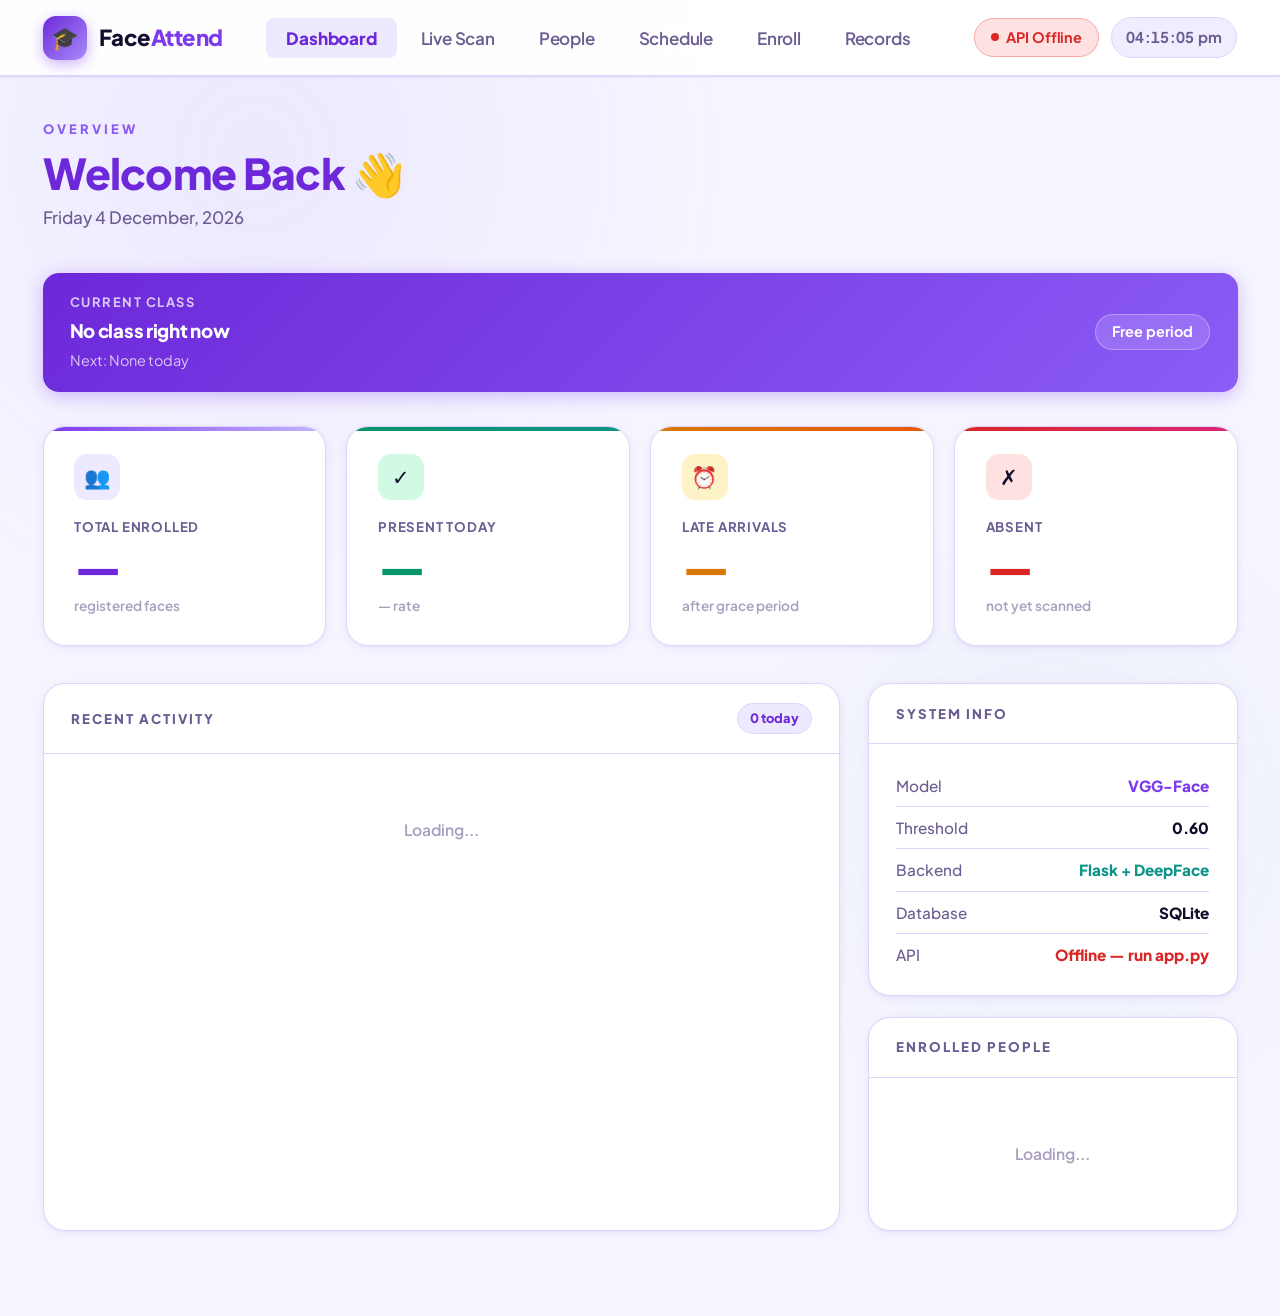
<file: index.html>
<!DOCTYPE html>
<html lang="en">
<head>
  <meta charset="UTF-8">
  <meta name="viewport" content="width=device-width, initial-scale=1.0">
  <title>FaceAttend — Smart Attendance System</title>
 <link rel="stylesheet" href="Style.css">
</head>
<body>

<!-- ===== NAV ===== -->
<nav>
  <div class="logo">
    <div class="logo-mark">🎓</div>
    <div class="logo-text">Face<span>Attend</span></div>
  </div>

  <div class="nav-tabs">
    <button class="nav-tab active" onclick="showPage('dashboard',this)">Dashboard</button>
    <button class="nav-tab" onclick="showPage('recognition',this)">Live Scan</button>
    <button class="nav-tab" onclick="showPage('people',this)">People</button>
    <button class="nav-tab" onclick="showPage('schedule',this)">Schedule</button>
    <button class="nav-tab" onclick="showPage('enroll',this)">Enroll</button>
    <button class="nav-tab" onclick="showPage('records',this)">Records</button>
  </div>

  <div class="nav-right">
    <div class="api-badge offline" id="api-badge"><span class="api-dot"></span>API Offline</div>
    <div class="clock" id="sys-time">--:--:--</div>
  </div>
</nav>

<!-- ===== DASHBOARD ===== -->
<div class="page active" id="page-dashboard">
  <div class="page-header">
    <div class="page-eyebrow">Overview</div>
    <h1 class="page-title">Welcome Back 👋</h1>
    <p class="page-sub" id="dash-date">Loading date...</p>
  </div>

  <div class="schedule-status-bar" id="schedule-status-bar">
    <div>
      <div class="ssb-label">Current Class</div>
      <div class="ssb-value" id="ssb-subject">Loading schedule…</div>
      <div style="font-size:.85rem;opacity:.72;margin-top:2px;" id="ssb-time"></div>
    </div>
    <div class="ssb-badge" id="ssb-badge">—</div>
  </div>

  <div class="stats-row">
    <div class="stat-card s1">
      <div class="stat-accent"></div>
      <div class="stat-icon">👥</div>
      <div class="stat-label">Total Enrolled</div>
      <div class="stat-value" id="stat-enrolled">—</div>
      <div class="stat-sub">registered faces</div>
    </div>
    <div class="stat-card s2">
      <div class="stat-accent"></div>
      <div class="stat-icon">✓</div>
      <div class="stat-label">Present Today</div>
      <div class="stat-value" id="stat-present">—</div>
      <div class="stat-sub" id="stat-pct">— rate</div>
    </div>
    <div class="stat-card s3">
      <div class="stat-accent"></div>
      <div class="stat-icon">⏰</div>
      <div class="stat-label">Late Arrivals</div>
      <div class="stat-value" id="stat-late">—</div>
      <div class="stat-sub">after grace period</div>
    </div>
    <div class="stat-card s4">
      <div class="stat-accent"></div>
      <div class="stat-icon">✗</div>
      <div class="stat-label">Absent</div>
      <div class="stat-value" id="stat-absent">—</div>
      <div class="stat-sub">not yet scanned</div>
    </div>
  </div>

  <div class="dash-grid">
    <div class="panel">
      <div class="panel-header">
        <span class="panel-title">Recent Activity</span>
        <span class="chip" id="activity-count">0 today</span>
      </div>
      <div class="panel-body">
        <div id="activity-feed"><div class="empty-msg">Loading...</div></div>
      </div>
    </div>
    <div style="display:flex;flex-direction:column;gap:1.2rem;">
      <div class="panel">
        <div class="panel-header"><span class="panel-title">System Info</span></div>
        <div class="panel-body">
          <div class="sysinfo-row"><span class="sysinfo-key">Model</span>    <span class="sysinfo-val purple">VGG-Face</span></div>
          <div class="sysinfo-row"><span class="sysinfo-key">Threshold</span><span class="sysinfo-val">0.60</span></div>
          <div class="sysinfo-row"><span class="sysinfo-key">Backend</span>  <span class="sysinfo-val teal">Flask + DeepFace</span></div>
          <div class="sysinfo-row"><span class="sysinfo-key">Database</span> <span class="sysinfo-val">SQLite</span></div>
          <div class="sysinfo-row"><span class="sysinfo-key">API</span>      <span class="sysinfo-val red" id="sys-api-status">Checking…</span></div>
        </div>
      </div>
      <div class="panel">
        <div class="panel-header"><span class="panel-title">Enrolled People</span></div>
        <div class="panel-body"><div id="enrolled-mini"><div class="empty-msg">Loading...</div></div></div>
      </div>
    </div>
  </div>
</div>

<!-- ===== SCAN ===== -->
<div class="page" id="page-recognition">
  <div class="page-header">
    <div class="page-eyebrow">Face Recognition</div>
    <h1 class="page-title">Live <span class="normal">Attendance Scan</span></h1>
    <p class="page-sub">Point camera at a face — the system determines Present or Late based on your schedule</p>
  </div>

  <div class="class-info-bar" id="class-info-bar">
    <div>
      <div class="cib-label">Current Class</div>
      <div class="cib-subject" id="cib-subject">No active class</div>
    </div>
    <div class="cib-right">
      <div class="cib-time" id="cib-time">—</div>
      <div class="cib-status noclass" id="cib-status">No active class</div>
    </div>
  </div>

  <div class="rec-layout">
    <div>
      <div class="camera-wrap">
        <div class="camera-screen">
          <video id="cam-video" autoplay playsinline></video>
          <canvas id="cam-canvas" style="display:none;"></canvas>
          <div class="camera-placeholder" id="cam-placeholder">
            <div class="cam-icon-wrap">📷</div>
            <div class="cam-ph-title">Camera inactive</div>
            <div class="cam-ph-sub">Click Start Camera to begin</div>
          </div>
          <div class="scan-overlay" id="scan-overlay">
            <div class="scan-line"></div>
            <div class="corner corner-tl"></div><div class="corner corner-tr"></div>
            <div class="corner corner-bl"></div><div class="corner corner-br"></div>
          </div>
          <div class="face-box" id="face-box" style="width:140px;height:160px;top:20%;left:50%;transform:translateX(-50%);">
            <div class="face-box-label" id="face-label">Detecting…</div>
          </div>
        </div>
        <div class="camera-controls">
          <button class="btn btn-primary"   id="btn-start-cam" onclick="startCamera()">▶ Start Camera</button>
          <button class="btn btn-secondary" id="btn-scan"      onclick="scanFace()" disabled>⚡ Scan Face</button>
          <button class="btn btn-danger"    id="btn-stop-cam"  onclick="stopCamera()" disabled>■ Stop</button>
          <div class="cam-status-text" id="cam-status">Camera off</div>
        </div>
      </div>
      <div class="result-card" id="result-card">
        <div class="result-pill success" id="result-pill">✓ Recognized</div>
        <div class="result-name"   id="result-name">—</div>
        <div class="result-detail" id="result-detail">—</div>
        <div class="conf-bar"><div class="conf-fill" id="conf-fill" style="width:0%"></div></div>
        <div class="conf-label"><span>Confidence score</span><span id="conf-pct">—</span></div>
      </div>
    </div>
    <div class="rec-log">
      <div class="panel-header">
        <span class="panel-title">Session Log</span>
        <span class="chip" id="log-count">0 entries</span>
      </div>
      <div class="log-list" id="rec-log-list">
        <div class="empty-msg">No scans yet this session</div>
      </div>
    </div>
  </div>
</div>

<!-- ===== PEOPLE ===== -->
<div class="page" id="page-people">
  <div class="page-header">
    <div class="page-eyebrow">Registered Persons</div>
    <h1 class="page-title">All <span class="normal">Enrolled People</span></h1>
    <p class="page-sub">View, search and remove registered faces from the system</p>
  </div>

  <!-- Stats row -->
  <div class="people-stats">
    <div class="pstat">
      <div class="pstat-val" id="pstat-total" style="color:var(--p700);">—</div>
      <div class="pstat-label">Total People</div>
    </div>
    <div class="pstat">
      <div class="pstat-val" id="pstat-depts" style="color:var(--teal);">—</div>
      <div class="pstat-label">Departments</div>
    </div>
    <div class="pstat">
      <div class="pstat-val" id="pstat-filtered" style="color:var(--green);">—</div>
      <div class="pstat-label">Showing</div>
    </div>
  </div>

  <!-- Filters -->
  <div class="filter-bar" style="margin-bottom:1.5rem;">
    <div class="search-wrap">
      <span class="search-icon">🔍</span>
      <input class="search-input" placeholder="Search by name or ID…" id="people-search" oninput="filterPeople()">
    </div>
    <select class="filter-select" id="people-dept" onchange="filterPeople()">
      <option value="">All departments</option>
      <option>Engineering</option>
      <option>Design</option>
      <option>Marketing</option>
      <option>Operations</option>
      <option>Finance</option>
      <option>HR</option>
    </select>
    <button class="btn btn-secondary" onclick="loadPeople()">↺ Refresh</button>
    <button class="btn btn-primary"   onclick="showPage('enroll',null);document.querySelectorAll('.nav-tab').forEach(t=>{if(t.textContent.trim()==='Enroll')t.classList.add('active');else t.classList.remove('active');})">+ Enroll New</button>
  </div>

  <!-- Cards grid -->
  <div class="people-grid" id="people-grid">
    <div class="panel" style="grid-column:1/-1;padding:3rem;text-align:center;">
      <div style="font-size:2rem;margin-bottom:12px;">⏳</div>
      <div style="font-size:1rem;font-weight:700;color:var(--ink-s);">Loading people...</div>
    </div>
  </div>
</div>

<!-- ===== SCHEDULE ===== -->
<div class="page" id="page-schedule">
  <div class="page-header">
    <div class="page-eyebrow">Class Schedule</div>
    <h1 class="page-title">Set Up <span class="normal">Class Timings</span></h1>
    <p class="page-sub">Define when each class starts and ends — attendance status is determined automatically</p>
  </div>

  <div class="schedule-wrap" id="schedule-cards"></div>

  <div class="setup-section" id="schedule-form">
    <div class="setup-title">Add a New Class</div>
    <div class="setup-sub">The grace period is how many minutes after start time a student can still be marked "Present" instead of "Late"</div>
    <input type="hidden" id="sch-edit-idx" value="">

    <div style="display:grid;grid-template-columns:1fr 1fr;gap:1.2rem;margin-bottom:1.2rem;">
      <div class="form-group" style="margin-bottom:0;">
        <label>Subject / Class Name</label>
        <input type="text" id="sch-subject" placeholder="e.g. Mathematics, Physics Lab">
      </div>
      <div class="form-group" style="margin-bottom:0;">
        <label>Teacher (optional)</label>
        <input type="text" id="sch-teacher" placeholder="e.g. Prof. Sharma">
      </div>
    </div>

    <div style="display:grid;grid-template-columns:1fr 1fr 1fr 1fr;gap:1.2rem;margin-bottom:1.4rem;">
      <div class="form-group" style="margin-bottom:0;">
        <label>Start Time</label>
        <input type="time" id="sch-start">
      </div>
      <div class="form-group" style="margin-bottom:0;">
        <label>End Time</label>
        <input type="time" id="sch-end">
      </div>
      <div class="form-group" style="margin-bottom:0;">
        <label>Grace Period (min)</label>
        <input type="number" id="sch-grace" value="10" min="0" max="60">
        <div class="window-note">Arrive within this many minutes = Present</div>
      </div>
      <div class="form-group" style="margin-bottom:0;">
        <label>Room (optional)</label>
        <input type="text" id="sch-room" placeholder="e.g. A-101">
      </div>
    </div>

    <div class="form-group">
      <label>Days of the week</label>
      <div style="display:flex;gap:8px;flex-wrap:wrap;margin-top:8px;" id="day-buttons">
        <label class="day-lbl" id="day-lbl-Mon" style="display:flex;align-items:center;gap:8px;font-size:.92rem;text-transform:none;letter-spacing:0;font-weight:700;color:var(--ink);cursor:pointer;background:var(--s1);padding:9px 18px;border-radius:var(--r-xs);border:1.5px solid var(--border);transition:all .15s;">
          <input type="checkbox" class="day-cb" value="Mon" style="width:auto;padding:0;border:none;accent-color:var(--p600);" onchange="updateDayLabel(this)"> Mon
        </label>
        <label class="day-lbl" id="day-lbl-Tue" style="display:flex;align-items:center;gap:8px;font-size:.92rem;text-transform:none;letter-spacing:0;font-weight:700;color:var(--ink);cursor:pointer;background:var(--s1);padding:9px 18px;border-radius:var(--r-xs);border:1.5px solid var(--border);transition:all .15s;">
          <input type="checkbox" class="day-cb" value="Tue" style="width:auto;padding:0;border:none;accent-color:var(--p600);" onchange="updateDayLabel(this)"> Tue
        </label>
        <label class="day-lbl" id="day-lbl-Wed" style="display:flex;align-items:center;gap:8px;font-size:.92rem;text-transform:none;letter-spacing:0;font-weight:700;color:var(--ink);cursor:pointer;background:var(--s1);padding:9px 18px;border-radius:var(--r-xs);border:1.5px solid var(--border);transition:all .15s;">
          <input type="checkbox" class="day-cb" value="Wed" style="width:auto;padding:0;border:none;accent-color:var(--p600);" onchange="updateDayLabel(this)"> Wed
        </label>
        <label class="day-lbl" id="day-lbl-Thu" style="display:flex;align-items:center;gap:8px;font-size:.92rem;text-transform:none;letter-spacing:0;font-weight:700;color:var(--ink);cursor:pointer;background:var(--s1);padding:9px 18px;border-radius:var(--r-xs);border:1.5px solid var(--border);transition:all .15s;">
          <input type="checkbox" class="day-cb" value="Thu" style="width:auto;padding:0;border:none;accent-color:var(--p600);" onchange="updateDayLabel(this)"> Thu
        </label>
        <label class="day-lbl" id="day-lbl-Fri" style="display:flex;align-items:center;gap:8px;font-size:.92rem;text-transform:none;letter-spacing:0;font-weight:700;color:var(--ink);cursor:pointer;background:var(--s1);padding:9px 18px;border-radius:var(--r-xs);border:1.5px solid var(--border);transition:all .15s;">
          <input type="checkbox" class="day-cb" value="Fri" style="width:auto;padding:0;border:none;accent-color:var(--p600);" onchange="updateDayLabel(this)"> Fri
        </label>
        <label class="day-lbl" id="day-lbl-Sat" style="display:flex;align-items:center;gap:8px;font-size:.92rem;text-transform:none;letter-spacing:0;font-weight:700;color:var(--ink);cursor:pointer;background:var(--s1);padding:9px 18px;border-radius:var(--r-xs);border:1.5px solid var(--border);transition:all .15s;">
          <input type="checkbox" class="day-cb" value="Sat" style="width:auto;padding:0;border:none;accent-color:var(--p600);" onchange="updateDayLabel(this)"> Sat
        </label>
        <label class="day-lbl" id="day-lbl-Sun" style="display:flex;align-items:center;gap:8px;font-size:.92rem;text-transform:none;letter-spacing:0;font-weight:700;color:var(--ink);cursor:pointer;background:var(--s1);padding:9px 18px;border-radius:var(--r-xs);border:1.5px solid var(--border);transition:all .15s;">
          <input type="checkbox" class="day-cb" value="Sun" style="width:auto;padding:0;border:none;accent-color:var(--p600);" onchange="updateDayLabel(this)"> Sun
        </label>
      </div>
    </div>

    <div style="display:flex;gap:10px;margin-top:.5rem;">
      <button class="btn btn-primary" id="add-sch-btn" onclick="addSchedule()">+ Add Class</button>
      <button class="btn btn-secondary" onclick="cancelEdit()">Cancel</button>
    </div>

    <div style="margin-top:1.6rem;padding:1.2rem 1.5rem;background:var(--p50);border-radius:var(--r-sm);border:1.5px solid var(--p200);">
      <div style="font-size:.8rem;font-weight:800;color:var(--p700);margin-bottom:8px;text-transform:uppercase;letter-spacing:1.2px;">How it works — Example</div>
      <div style="font-size:.92rem;color:var(--ink-s);line-height:2.1;font-weight:500;">
        Subject: <strong style="color:var(--ink);">Mathematics</strong> &nbsp;·&nbsp; Start: <strong style="color:var(--ink);">09:00</strong> &nbsp;·&nbsp; End: <strong style="color:var(--ink);">10:00</strong> &nbsp;·&nbsp; Grace: <strong style="color:var(--ink);">10 min</strong><br>
        → Scan between <strong style="color:var(--green);">09:00 – 09:10</strong> = <span style="background:var(--green-l);color:var(--green);padding:2px 10px;border-radius:20px;font-weight:800;font-size:.82rem;">PRESENT</span><br>
        → Scan between <strong style="color:var(--amber);">09:11 – 10:00</strong> = <span style="background:var(--amber-l);color:var(--amber);padding:2px 10px;border-radius:20px;font-weight:800;font-size:.82rem;">LATE</span><br>
        → Scan outside class hours = <span style="background:var(--s2);color:var(--ink-s);padding:2px 10px;border-radius:20px;font-weight:800;font-size:.82rem;">PRESENT</span> (no active class)
      </div>
    </div>
  </div>
</div>

<!-- ===== ENROLL ===== -->
<div class="page" id="page-enroll">
  <div class="page-header">
    <div class="page-eyebrow">Registration</div>
    <h1 class="page-title">Enroll a <span class="normal">New Person</span></h1>
    <p class="page-sub">Register a face in the system for automatic recognition</p>
  </div>
  <div class="enroll-grid">
    <div class="panel">
      <div class="panel-header"><span class="panel-title">Personal Details</span></div>
      <div class="panel-body">
        <div class="form-group"><label>Full Name</label><input type="text" id="enroll-name" placeholder="e.g. Priya Sharma"></div>
        <div class="form-group"><label>Employee / Student ID</label><input type="text" id="enroll-id" placeholder="e.g. EMP-0042"></div>
        <div class="form-group">
          <label>Department</label>
          <select id="enroll-dept">
            <option value="">Select department</option>
            <option>Engineering</option><option>Design</option><option>Marketing</option>
            <option>Operations</option><option>Finance</option><option>HR</option>
          </select>
        </div>
        <div class="form-group"><label>Role</label><input type="text" id="enroll-role" placeholder="e.g. Software Engineer"></div>
        <div class="form-group"><label>Email</label><input type="email" id="enroll-email" placeholder="e.g. priya@company.com"></div>
        <button class="btn btn-primary btn-full" onclick="enrollPerson()">✓ Register Person</button>
      </div>
    </div>
    <div class="panel">
      <div class="panel-header"><span class="panel-title">Face Samples</span><span class="chip">4 angles</span></div>
      <div class="panel-body">
        <p style="font-size:.88rem;color:var(--ink-s);margin-bottom:14px;line-height:1.65;font-weight:500;">Capture 4 photos from different angles for best accuracy.</p>
        <div class="photo-grid">
          <div class="photo-slot" onclick="captureEnrollPhoto(0)" id="slot-0"><span>+</span><span class="photo-slot-label">Front</span></div>
          <div class="photo-slot" onclick="captureEnrollPhoto(1)" id="slot-1"><span>+</span><span class="photo-slot-label">Left</span></div>
          <div class="photo-slot" onclick="captureEnrollPhoto(2)" id="slot-2"><span>+</span><span class="photo-slot-label">Right</span></div>
          <div class="photo-slot" onclick="captureEnrollPhoto(3)" id="slot-3"><span>+</span><span class="photo-slot-label">Up</span></div>
        </div>
        <div style="margin-top:1rem;">
          <video id="enroll-video" autoplay playsinline></video>
          <canvas id="enroll-canvas" style="display:none;"></canvas>
          <button class="btn btn-secondary btn-full" id="btn-enroll-cam" onclick="startEnrollCamera()" style="margin-top:10px;">📷 Open Camera for Photos</button>
        </div>
        <div class="tip-box" style="margin-top:1rem;">
          <div class="tip-title">Tips for best accuracy</div>
          <div class="tip-text">1. Even lighting on face<br>2. Look straight for photo 1<br>3. Slight left / right for 2 &amp; 3<br>4. Chin up slightly for photo 4</div>
        </div>
      </div>
    </div>
  </div>
  <div class="panel" style="margin-top:1.5rem;">
    <div class="panel-header">
      <span class="panel-title">All Enrolled People</span>
      <span class="chip" id="enrolled-count-tag">0 total</span>
    </div>
    <div style="overflow-x:auto;">
      <table>
        <thead><tr><th>Name</th><th>ID</th><th>Department</th><th>Role</th></tr></thead>
        <tbody id="enrolled-tbody"></tbody>
      </table>
    </div>
  </div>
</div>

<!-- ===== RECORDS ===== -->
<div class="page" id="page-records">
  <div class="page-header">
    <div class="page-eyebrow">History</div>
    <h1 class="page-title">Attendance <span class="normal">Records</span></h1>
    <p class="page-sub" id="records-date-label">Today's attendance log</p>
  </div>

  <!-- Date navigator -->
  <div style="background:var(--white);border:1.5px solid var(--border);border-radius:var(--r-lg);padding:1.3rem 1.6rem;margin-bottom:1.5rem;box-shadow:var(--sh-sm);">
    <div style="font-size:.76rem;font-weight:800;text-transform:uppercase;letter-spacing:2px;color:var(--ink-s);margin-bottom:10px;">Select Date</div>
    <div style="display:flex;align-items:center;gap:10px;flex-wrap:wrap;">
      <input type="date" id="date-filter"
        style="background:var(--s1);border:1.5px solid var(--border);border-radius:var(--r-sm);padding:10px 16px;color:var(--ink);font-family:var(--font);font-size:.95rem;font-weight:600;outline:none;transition:border-color .18s,box-shadow .18s;cursor:pointer;"
        onchange="loadRecords()"
        onfocus="this.style.borderColor='var(--p400)';this.style.boxShadow='0 0 0 4px rgba(167,139,250,.15)'"
        onblur="this.style.borderColor='var(--border)';this.style.boxShadow='none'">
      <button class="btn btn-secondary btn-sm" onclick="setToday()">📅 Today</button>
      <button class="btn btn-secondary btn-sm" onclick="setYesterday()">⬅ Yesterday</button>
      <button class="btn btn-secondary btn-sm" onclick="clearDateFilter()">All Today</button>
      <div style="flex:1;"></div>
      <div style="font-size:.82rem;font-weight:600;color:var(--ink-g);">Records are saved permanently — pick any past date to view history</div>
    </div>
  </div>

  <!-- Summary mini stats -->
  <div style="display:grid;grid-template-columns:repeat(4,1fr);gap:1rem;margin-bottom:1.5rem;">
    <div style="background:var(--white);border:1.5px solid var(--border);border-radius:var(--r-md);padding:1rem 1.2rem;box-shadow:var(--sh-xs);text-align:center;">
      <div style="font-size:1.8rem;font-weight:800;color:var(--p700);letter-spacing:-1px;" id="rec-stat-total">—</div>
      <div style="font-size:.74rem;font-weight:700;text-transform:uppercase;letter-spacing:1px;color:var(--ink-g);margin-top:3px;">Total</div>
    </div>
    <div style="background:var(--green-l);border:1.5px solid var(--green-b);border-radius:var(--r-md);padding:1rem 1.2rem;box-shadow:var(--sh-xs);text-align:center;">
      <div style="font-size:1.8rem;font-weight:800;color:var(--green);letter-spacing:-1px;" id="rec-stat-present">—</div>
      <div style="font-size:.74rem;font-weight:700;text-transform:uppercase;letter-spacing:1px;color:var(--green);margin-top:3px;">Present</div>
    </div>
    <div style="background:var(--amber-l);border:1.5px solid var(--amber-b);border-radius:var(--r-md);padding:1rem 1.2rem;box-shadow:var(--sh-xs);text-align:center;">
      <div style="font-size:1.8rem;font-weight:800;color:var(--amber);letter-spacing:-1px;" id="rec-stat-late">—</div>
      <div style="font-size:.74rem;font-weight:700;text-transform:uppercase;letter-spacing:1px;color:var(--amber);margin-top:3px;">Late</div>
    </div>
    <div style="background:var(--red-l);border:1.5px solid var(--red-b);border-radius:var(--r-md);padding:1rem 1.2rem;box-shadow:var(--sh-xs);text-align:center;">
      <div style="font-size:1.8rem;font-weight:800;color:var(--red);letter-spacing:-1px;" id="rec-stat-absent">—</div>
      <div style="font-size:.74rem;font-weight:700;text-transform:uppercase;letter-spacing:1px;color:var(--red);margin-top:3px;">Absent</div>
    </div>
  </div>

  <!-- Filter bar -->
  <div class="filter-bar">
    <div class="search-wrap">
      <span class="search-icon">🔍</span>
      <input class="search-input" placeholder="Search by name or ID…" id="search-input" oninput="filterRecords()">
    </div>
    <select class="filter-select" id="filter-status" onchange="filterRecords()">
      <option value="">All status</option>
      <option>Present</option>
      <option>Late</option>
      <option>Absent</option>
    </select>
    <button class="btn btn-secondary" onclick="loadRecords()">↺ Refresh</button>
    <button class="btn btn-primary"   onclick="exportCSV()">⬇ Export CSV</button>
  </div>

  <!-- Table -->
  <div class="panel">
    <div style="overflow-x:auto;">
      <table>
        <thead>
          <tr>
            <th>#</th>
            <th>Name</th>
            <th>ID</th>
            <th>Date</th>
            <th>Check-in</th>
            <th>Confidence</th>
            <th>Status</th>
          </tr>
        </thead>
        <tbody id="records-tbody"></tbody>
      </table>
    </div>
  </div>
</div>

<!-- ===== DELETE MODAL ===== -->
<div class="modal-bg" id="delete-modal" onclick="if(event.target===this)closeModal()">
  <div class="modal">
    <div class="modal-icon">🗑️</div>
    <div class="modal-title">Remove Person</div>
    <div class="modal-sub">
      Are you sure you want to remove <strong id="delete-name">—</strong> (<span id="delete-id">—</span>) from the system?
      <br><br>
      This will delete their face data and they won't be recognized anymore. Their attendance history will remain.
    </div>
    <div class="modal-actions">
      <button class="btn btn-secondary" onclick="closeModal()">Cancel</button>
      <button class="btn btn-danger" onclick="deletePerson()">🗑 Yes, Remove</button>
    </div>
  </div>
</div>

<!-- ===== TOAST ===== -->
<div class="toast" id="toast">
  <span class="toast-dot" id="toast-dot"></span>
  <span id="toast-msg">Done</span>
</div>

<script src="App.js"></script>
</body>
</html>
</file>
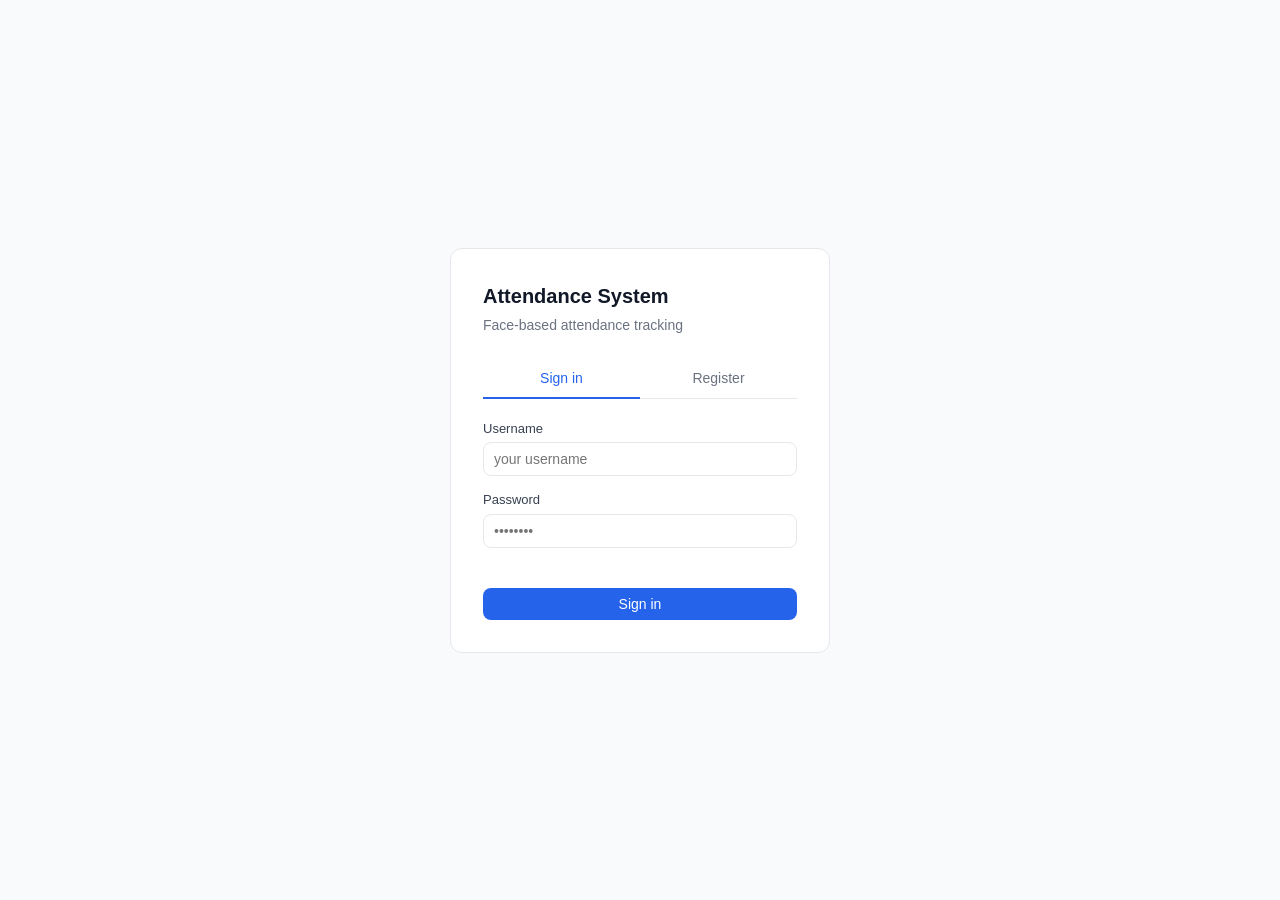
<file: static/index.html>
<!DOCTYPE html>
<html lang="en">
<head>
<meta charset="UTF-8"/>
<meta name="viewport" content="width=device-width, initial-scale=1.0"/>
<title>Attendance System</title>
<style>
  :root {
    --blue: #2563eb;
    --blue-light: #eff6ff;
    --green: #16a34a;
    --red: #dc2626;
    --gray: #6b7280;
    --border: #e5e7eb;
    --bg: #f9fafb;
    --white: #ffffff;
    --text: #111827;
    --text-light: #6b7280;
    --radius: 8px;
    --shadow: 0 1px 3px rgba(0,0,0,0.1);
  }

  * { box-sizing: border-box; margin: 0; padding: 0; }

  body {
    font-family: -apple-system, BlinkMacSystemFont, 'Segoe UI', sans-serif;
    background: var(--bg); color: var(--text); font-size: 14px; line-height: 1.5;
  }

  /* ── Auth ── */
  #authScreen {
    min-height: 100vh; display: flex; align-items: center; justify-content: center;
    padding: 16px;
  }
  .auth-card {
    background: var(--white); border: 1px solid var(--border); border-radius: 12px;
    padding: 32px; width: 100%; max-width: 380px;
  }
  .auth-card h1 { font-size: 1.25rem; font-weight: 600; margin-bottom: 4px; }
  .auth-card p  { color: var(--text-light); margin-bottom: 24px; font-size: 0.875rem; }

  .tab-row { display: flex; border-bottom: 1px solid var(--border); margin-bottom: 20px; }
  .tab-btn {
    flex: 1; padding: 8px; text-align: center; cursor: pointer;
    color: var(--text-light); font-size: 0.875rem; font-weight: 500;
    border-bottom: 2px solid transparent; margin-bottom: -1px;
  }
  .tab-btn.on { color: var(--blue); border-bottom-color: var(--blue); }

  label { display: block; font-size: 0.8125rem; font-weight: 500; margin-bottom: 4px; color: #374151; }
  input[type=text], input[type=email], input[type=password] {
    width: 100%; padding: 8px 10px; border: 1px solid var(--border);
    border-radius: var(--radius); font-size: 0.875rem; color: var(--text);
    background: var(--white); outline: none; transition: border-color .15s;
  }
  input:focus { border-color: var(--blue); }
  .field { margin-bottom: 14px; }
  .err-msg { color: var(--red); font-size: 0.8rem; margin-bottom: 10px; min-height: 16px; }

  /* ── Buttons ── */
  .btn {
    display: inline-flex; align-items: center; justify-content: center; gap: 6px;
    padding: 8px 16px; border: none; border-radius: var(--radius);
    font-size: 0.875rem; font-weight: 500; cursor: pointer; transition: opacity .15s;
    text-decoration: none;
  }
  .btn:disabled { opacity: .5; cursor: not-allowed; }
  .btn-blue  { background: var(--blue); color: #fff; }
  .btn-blue:hover:not(:disabled)  { background: #1d4ed8; }
  .btn-green { background: var(--green); color: #fff; }
  .btn-green:hover:not(:disabled) { background: #15803d; }
  .btn-ghost { background: transparent; border: 1px solid var(--border); color: var(--text); }
  .btn-ghost:hover:not(:disabled) { background: var(--bg); }
  .btn-full  { width: 100%; }
  .btn-sm    { padding: 5px 12px; font-size: 0.8125rem; }

  /* ── App shell ── */
  #appScreen { display: none; min-height: 100vh; }

  nav {
    background: var(--white); border-bottom: 1px solid var(--border);
    padding: 0 24px; display: flex; align-items: center; justify-content: space-between;
    height: 52px; position: sticky; top: 0; z-index: 10;
  }
  .nav-title { font-weight: 600; font-size: 0.9375rem; }
  .nav-right  { display: flex; align-items: center; gap: 10px; color: var(--text-light); font-size: 0.8125rem; }

  .page { max-width: 860px; margin: 0 auto; padding: 24px 16px; }

  /* classroom bar */
  .croom-bar {
    display: flex; gap: 8px; align-items: center; margin-bottom: 20px;
    background: var(--white); border: 1px solid var(--border);
    border-radius: var(--radius); padding: 10px 14px;
  }
  .croom-bar span { font-size: 0.8125rem; color: var(--text-light); white-space: nowrap; }
  .croom-bar input {
    flex: 1; border: none; outline: none; font-size: 0.9375rem;
    font-weight: 500; color: var(--text); background: transparent;
  }

  /* steps nav */
  .steps { display: flex; gap: 2px; margin-bottom: 20px; }
  .step {
    flex: 1; padding: 8px 4px; text-align: center; cursor: pointer;
    border-radius: var(--radius); font-size: 0.8125rem; color: var(--text-light);
    font-weight: 500; border: 1px solid transparent; transition: all .15s;
  }
  .step:hover { background: var(--white); border-color: var(--border); }
  .step.on { background: var(--white); border-color: var(--blue); color: var(--blue); }
  .step .num {
    display: inline-block; width: 18px; height: 18px; border-radius: 50%;
    background: var(--border); color: var(--text-light);
    font-size: 0.7rem; line-height: 18px; text-align: center; margin-right: 4px;
  }
  .step.on .num { background: var(--blue); color: #fff; }

  .panel { display: none; }
  .panel.on { display: block; }

  /* card */
  .card {
    background: var(--white); border: 1px solid var(--border);
    border-radius: var(--radius); padding: 20px; margin-bottom: 16px;
  }
  .card-title { font-weight: 600; margin-bottom: 14px; }

  /* upload / camera area */
  .capture-row { display: flex; gap: 8px; margin-bottom: 12px; }
  .capture-btn {
    flex: 1; padding: 28px 12px; border: 1px dashed var(--border);
    border-radius: var(--radius); background: var(--bg); cursor: pointer;
    text-align: center; transition: border-color .15s, background .15s;
  }
  .capture-btn:hover { border-color: var(--blue); background: var(--blue-light); }
  .capture-btn .icon { font-size: 1.5rem; display: block; margin-bottom: 4px; }
  .capture-btn span  { font-size: 0.8125rem; color: var(--text-light); }
  .capture-btn input { display: none; }

  .preview-wrap { position: relative; margin-bottom: 12px; display: none; }
  .preview-wrap img { width: 100%; max-height: 260px; object-fit: contain; border-radius: var(--radius); border: 1px solid var(--border); }
  .preview-wrap button {
    position: absolute; top: 6px; right: 6px;
    background: rgba(0,0,0,.5); color: #fff; border: none;
    border-radius: 50%; width: 24px; height: 24px; cursor: pointer; font-size: .8rem;
  }

  /* camera modal */
  .modal-bg {
    display: none; position: fixed; inset: 0; background: rgba(0,0,0,.7);
    z-index: 100; align-items: center; justify-content: center;
  }
  .modal-bg.open { display: flex; }
  .modal {
    background: var(--white); border-radius: 12px; padding: 20px;
    width: 100%; max-width: 520px; margin: 16px;
  }
  .modal-head { display: flex; justify-content: space-between; align-items: center; margin-bottom: 14px; }
  .modal-head h3 { font-weight: 600; }
  .modal-head button { background: none; border: none; cursor: pointer; font-size: 1.2rem; color: var(--gray); }
  video { width: 100%; border-radius: var(--radius); background: #000; }
  .modal-foot { display: flex; gap: 8px; margin-top: 12px; justify-content: flex-end; }

  /* faces grid */
  .faces-grid {
    display: grid; grid-template-columns: repeat(auto-fill, minmax(120px, 1fr)); gap: 12px; margin-top: 12px;
  }
  .face-tile { border: 1px solid var(--border); border-radius: var(--radius); overflow: hidden; }
  .face-tile img { width: 100%; aspect-ratio: 1; object-fit: cover; display: block; }
  .face-tile-body { padding: 8px; }
  .face-tile-id { font-size: 0.7rem; color: var(--text-light); margin-bottom: 4px; }
  .face-tile input {
    width: 100%; padding: 4px 6px; border: 1px solid var(--border);
    border-radius: 4px; font-size: 0.8rem;
  }
  .face-tile input:focus { outline: none; border-color: var(--blue); }

  /* attendance results */
  .att-row {
    display: flex; align-items: center; gap: 12px;
    padding: 10px 0; border-bottom: 1px solid var(--border);
  }
  .att-row:last-child { border-bottom: none; }
  .att-row img { width: 48px; height: 48px; border-radius: 6px; object-fit: cover; flex-shrink: 0; }
  .att-info { flex: 1; }
  .att-roll { font-weight: 600; }
  .att-conf { font-size: 0.8rem; color: var(--text-light); }
  .badge {
    font-size: 0.75rem; font-weight: 500; padding: 2px 8px; border-radius: 20px;
  }
  .badge-p { background: #dcfce7; color: #15803d; }
  .badge-a { background: #fee2e2; color: #b91c1c; }

  /* status pill */
  .pill { font-size: 0.75rem; font-weight: 500; padding: 2px 8px; border-radius: 20px; }
  .pill-ok  { background: #dcfce7; color: #15803d; }
  .pill-no  { background: #fef9c3; color: #a16207; }

  .result-img { width: 100%; border-radius: var(--radius); margin-top: 12px; border: 1px solid var(--border); }

  /* toast */
  #toast {
    position: fixed; bottom: 20px; right: 20px; padding: 10px 16px;
    border-radius: var(--radius); font-size: 0.875rem; color: #fff;
    opacity: 0; transition: opacity .25s; pointer-events: none; z-index: 200;
    background: #1f2937;
  }
  #toast.show { opacity: 1; }
  #toast.ok  { background: var(--green); }
  #toast.err { background: var(--red); }

  .spin {
    display: inline-block; width: 13px; height: 13px;
    border: 2px solid rgba(255,255,255,.35); border-top-color: #fff;
    border-radius: 50%; animation: sp .6s linear infinite;
  }
  @keyframes sp { to { transform: rotate(360deg); } }

  .info-grid { display: flex; gap: 24px; flex-wrap: wrap; }
  .info-item { font-size: 0.875rem; }
  .info-item b { font-weight: 600; }

  .empty { color: var(--text-light); font-size: 0.875rem; padding: 16px 0; }
</style>
</head>
<body>

<!-- AUTH -->
<div id="authScreen">
  <div class="auth-card">
    <h1>Attendance System</h1>
    <p>Face-based attendance tracking</p>
    <div class="tab-row">
      <div class="tab-btn on" onclick="authTab('login')">Sign in</div>
      <div class="tab-btn"    onclick="authTab('register')">Register</div>
    </div>

    <div id="loginForm">
      <div class="field"><label>Username</label><input id="lu" type="text" placeholder="your username"/></div>
      <div class="field"><label>Password</label><input id="lp" type="password" placeholder="••••••••" onkeydown="if(event.key==='Enter')doLogin()"/></div>
      <div class="err-msg" id="le"></div>
      <button class="btn btn-blue btn-full" id="loginBtn" onclick="doLogin()">Sign in</button>
    </div>

    <div id="regForm" style="display:none">
      <div class="field"><label>Username</label><input id="ru" type="text" placeholder="choose a username"/></div>
      <div class="field"><label>Email</label><input id="re" type="email" placeholder="you@example.com"/></div>
      <div class="field"><label>Password</label><input id="rp" type="password" placeholder="min 6 characters"/></div>
      <div class="err-msg" id="ree"></div>
      <button class="btn btn-blue btn-full" id="regBtn" onclick="doRegister()">Create account</button>
    </div>
  </div>
</div>

<!-- APP -->
<div id="appScreen">
  <nav>
    <span class="nav-title">Attendance System</span>
    <div class="nav-right">
      <span id="navUser"></span>
      <button class="btn btn-ghost btn-sm" onclick="doLogout()">Sign out</button>
    </div>
  </nav>

  <div class="page">

    <!-- classroom bar -->
    <div class="croom-bar">
      <span>Classroom</span>
      <input id="cid" type="text" value="CS101" placeholder="Enter classroom ID"/>
      <button class="btn btn-ghost btn-sm" onclick="checkStatus()">Check</button>
    </div>

    <!-- status -->
    <div class="card" id="statusCard" style="display:none">
      <div class="info-grid">
        <div class="info-item">Model <br/><span id="sModel"></span></div>
        <div class="info-item">Labeled faces <br/><b id="sFaces">—</b></div>
      </div>
    </div>

    <!-- steps -->
    <div class="steps">
      <div class="step on"  onclick="go('detect')"><span class="num">1</span>Detect</div>
      <div class="step"     onclick="go('assign')"><span class="num">2</span>Assign</div>
      <div class="step"     onclick="go('train')"><span class="num">3</span>Train</div>
      <div class="step"     onclick="go('attend')"><span class="num">4</span>Attendance</div>
    </div>

    <!-- PANEL 1: detect -->
    <div class="panel on" id="p-detect">
      <div class="card">
        <div class="card-title">Detect faces in a group photo</div>
        <div class="capture-row">
          <label class="capture-btn" onclick="document.getElementById('df').click()">
            <span class="icon">🖼</span>
            <span>Choose file</span>
            <input type="file" id="df" accept="image/*" onchange="pickFile(this,'dp','detect')"/>
          </label>
          <div class="capture-btn" onclick="openCam('detect')">
            <span class="icon">📷</span>
            <span>Open camera</span>
          </div>
        </div>
        <div class="preview-wrap" id="dp-wrap">
          <img id="dp"/>
          <button onclick="clearPreview('dp-wrap','df','detect')">✕</button>
        </div>
        <button class="btn btn-blue" id="detectBtn" onclick="detectFaces()">Detect faces</button>
      </div>
      <div class="card" id="dfCard" style="display:none">
        <div class="card-title" id="dfTitle">Detected faces</div>
        <div class="faces-grid" id="dfGrid"></div>
      </div>
    </div>

    <!-- PANEL 2: assign -->
    <div class="panel" id="p-assign">
      <div class="card">
        <div class="card-title">Assign roll numbers</div>
        <p class="empty" id="assignHint">Detect faces in step 1 first.</p>
        <div class="faces-grid" id="agGrid"></div>
        <br/>
        <button class="btn btn-green" id="assignBtn" onclick="assignRolls()" style="display:none">Save roll numbers</button>
      </div>
    </div>

    <!-- PANEL 3: train -->
    <div class="panel" id="p-train">
      <div class="card">
        <div class="card-title">Train model</div>
        <p style="color:var(--text-light);margin-bottom:16px">
          Trains the recognition model for this classroom using labeled faces.
          This runs on CPU and takes a few minutes.
        </p>
        <button class="btn btn-blue" id="trainBtn" onclick="trainModel()">Start training</button>
        <div id="trainMsg" style="margin-top:12px"></div>
      </div>
    </div>

    <!-- PANEL 4: attendance -->
    <div class="panel" id="p-attend">
      <div class="card">
        <div class="card-title">Take attendance</div>
        <div class="capture-row">
          <label class="capture-btn" onclick="document.getElementById('af').click()">
            <span class="icon">🖼</span>
            <span>Choose file</span>
            <input type="file" id="af" accept="image/*" onchange="pickFile(this,'ap','attend')"/>
          </label>
          <div class="capture-btn" onclick="openCam('attend')">
            <span class="icon">📷</span>
            <span>Open camera</span>
          </div>
        </div>
        <div class="preview-wrap" id="ap-wrap">
          <img id="ap"/>
          <button onclick="clearPreview('ap-wrap','af','attend')">✕</button>
        </div>
        <button class="btn btn-blue" id="attendBtn" onclick="takeAttend()">Recognize faces</button>
      </div>
      <div class="card" id="attResCard" style="display:none">
        <div class="card-title">Results</div>
        <img id="attResImg" class="result-img" style="display:none"/>
        <div id="attResList"></div>
      </div>
    </div>

  </div>
</div>

<!-- CAMERA MODAL -->
<div class="modal-bg" id="camModal">
  <div class="modal">
    <div class="modal-head">
      <h3>Camera</h3>
      <button onclick="closeCam()">✕</button>
    </div>
    <video id="camVideo" autoplay playsinline></video>
    <div class="modal-foot">
      <button class="btn btn-ghost" onclick="closeCam()">Cancel</button>
      <button class="btn btn-blue" onclick="snapPhoto()">📸 Capture</button>
    </div>
  </div>
</div>

<div id="toast"></div>
<script src="/static/app.js"></script>
</body>
</html>
</file>
<file: Style.css>
@import url('https://fonts.googleapis.com/css2?family=Playfair+Display:ital,wght@0,700;0,800;1,700&family=Plus+Jakarta+Sans:wght@400;500;600;700;800&display=swap');

:root {
  --white:      #ffffff;
  --off:        #f6f5ff;
  --s1:         #f0eefe;
  --s2:         #e6e2fd;
  --border:     #dbd6fb;
  --border2:    #c2baf2;

  --p50:  #f5f3ff; --p100: #ede9fe; --p200: #ddd6fe;
  --p300: #c4b5fd; --p400: #a78bfa; --p500: #8b5cf6;
  --p600: #7c3aed; --p700: #6d28d9; --p800: #5b21b6;

  --teal:    #0d9488; --teal-l: #ccfbf1; --teal-b: #5eead4;
  --green:   #059669; --green-l:#d1fae5; --green-b:#6ee7b7;
  --amber:   #d97706; --amber-l:#fef3c7; --amber-b:#fcd34d;
  --red:     #dc2626; --red-l:  #fee2e2; --red-b:  #fca5a5;
  --blue:    #2563eb; --blue-l: #dbeafe; --blue-b: #93c5fd;
  --pink:    #db2777; --pink-l: #fce7f3; --pink-b: #f9a8d4;
  --orange:  #ea580c; --orange-l:#ffedd5; --orange-b:#fdba74;

  --ink:     #130d2b;
  --ink-mid: #382d5e;
  --ink-s:   #6b5c92;
  --ink-g:   #a99ec0;

  --sh-xs: 0 1px 3px rgba(109,40,217,.06),0 1px 2px rgba(109,40,217,.04);
  --sh-sm: 0 2px 8px rgba(109,40,217,.08),0 1px 3px rgba(109,40,217,.05);
  --sh-md: 0 6px 24px rgba(109,40,217,.12),0 2px 8px rgba(109,40,217,.07);
  --sh-lg: 0 14px 44px rgba(109,40,217,.15),0 4px 16px rgba(109,40,217,.09);
  --sh-xl: 0 24px 64px rgba(109,40,217,.18),0 8px 24px rgba(109,40,217,.11);

  --r-xs: 8px; --r-sm: 12px; --r-md: 16px; --r-lg: 22px; --r-xl: 30px;

  --font: 'Plus Jakarta Sans', sans-serif;
  --serif: 'Playfair Display', Georgia, serif;
}

*,*::before,*::after{margin:0;padding:0;box-sizing:border-box}
html{font-size:17px;scroll-behavior:smooth}
body{background:var(--off);color:var(--ink);font-family:var(--font);line-height:1.65;min-height:100vh;overflow-x:hidden;-webkit-font-smoothing:antialiased}

body::before{content:'';position:fixed;top:-40%;left:-20%;width:80vw;height:80vw;background:radial-gradient(ellipse,rgba(139,92,246,.08) 0%,transparent 65%);pointer-events:none;z-index:0}
body::after{content:'';position:fixed;bottom:-30%;right:-10%;width:55vw;height:55vw;background:radial-gradient(ellipse,rgba(13,148,136,.06) 0%,transparent 65%);pointer-events:none;z-index:0}

/* ===========================
   NAV — bigger, bolder
   =========================== */
nav{
  position:sticky;top:0;z-index:200;
  background:rgba(255,255,255,.92);
  backdrop-filter:blur(24px) saturate(200%);
  -webkit-backdrop-filter:blur(24px) saturate(200%);
  border-bottom:1.5px solid var(--border);
  padding:0 2.5rem;
  height:76px;
  display:flex;align-items:center;justify-content:space-between;gap:20px;
  box-shadow:0 1px 0 rgba(109,40,217,.06),var(--sh-xs);
}

.logo{display:flex;align-items:center;gap:12px;flex-shrink:0;text-decoration:none}
.logo-mark{
  width:44px;height:44px;
  background:linear-gradient(135deg,var(--p700),var(--p400));
  border-radius:13px;
  display:flex;align-items:center;justify-content:center;
  font-size:1.3rem;
  box-shadow:0 4px 14px rgba(124,58,237,.4);
}
.logo-text{font-family:var(--font);font-weight:800;font-size:1.3rem;color:var(--ink);letter-spacing:-.5px;line-height:1}
.logo-text span{color:var(--p600)}

.nav-tabs{display:flex;gap:4px;flex-wrap:nowrap;overflow-x:auto;scrollbar-width:none}
.nav-tabs::-webkit-scrollbar{display:none}
.nav-tab{
  padding:9px 20px;border:none;background:transparent;
  color:var(--ink-s);font-family:var(--font);
  font-size:1rem;font-weight:600;
  cursor:pointer;border-radius:var(--r-xs);
  transition:all .18s ease;white-space:nowrap;
  letter-spacing:-.2px;
}
.nav-tab:hover{color:var(--ink);background:var(--p50)}
.nav-tab.active{color:var(--p700);background:var(--p100);font-weight:800}

.nav-right{display:flex;align-items:center;gap:12px;flex-shrink:0}
.api-badge{
  display:flex;align-items:center;gap:7px;
  font-size:.85rem;font-weight:700;
  padding:7px 16px;border-radius:25px;border:1.5px solid;
  transition:all .3s;letter-spacing:-.1px;
}
.api-badge.online {color:var(--green);background:var(--green-l);border-color:var(--green-b)}
.api-badge.offline{color:var(--red);  background:var(--red-l);  border-color:var(--red-b)}
.api-dot{width:8px;height:8px;border-radius:50%;flex-shrink:0}
.api-badge.online  .api-dot{background:var(--green);animation:pg 2s infinite}
.api-badge.offline .api-dot{background:var(--red)}
@keyframes pg{0%,100%{box-shadow:0 0 0 0 rgba(5,150,105,.4)}50%{box-shadow:0 0 0 5px rgba(5,150,105,0)}}
.clock{font-size:.88rem;font-weight:700;color:var(--ink-s);font-variant-numeric:tabular-nums;background:var(--s1);padding:7px 14px;border-radius:25px;border:1.5px solid var(--border);letter-spacing:.3px}

/* ===========================
   PAGES
   =========================== */
.page{display:none;padding:2.5rem 2.5rem 5rem;max-width:1340px;margin:0 auto;position:relative;z-index:1}
.page.active{display:block;animation:pgIn .3s ease}
@keyframes pgIn{from{opacity:0;transform:translateY(8px)}to{opacity:1;transform:translateY(0)}}

.page-header{margin-bottom:2.5rem}
.page-eyebrow{font-size:.76rem;font-weight:800;text-transform:uppercase;letter-spacing:3px;color:var(--p500);margin-bottom:10px}
.page-title{
  font-family:var(--font);
  font-size:2.5rem;font-weight:800;
  color:var(--p700);line-height:1.1;letter-spacing:-.8px;
  margin-bottom:6px;
}
.page-title .normal{color:var(--ink)}
.page-sub{font-size:1rem;color:var(--ink-s);font-weight:500}

/* ===========================
   STAT CARDS
   =========================== */
.stats-row{display:grid;grid-template-columns:repeat(4,1fr);gap:1.2rem;margin-bottom:2.2rem}
.stat-card{
  background:var(--white);border:1.5px solid var(--border);
  border-radius:var(--r-lg);padding:1.6rem 1.8rem;
  position:relative;overflow:hidden;
  box-shadow:var(--sh-sm);
  transition:transform .22s ease,box-shadow .22s ease;
}
.stat-card:hover{transform:translateY(-4px);box-shadow:var(--sh-md)}
.stat-accent{position:absolute;top:0;left:0;right:0;height:4px;border-radius:var(--r-lg) var(--r-lg) 0 0}
.s1 .stat-accent{background:linear-gradient(90deg,var(--p600),var(--p300))}
.s2 .stat-accent{background:linear-gradient(90deg,var(--green),var(--teal))}
.s3 .stat-accent{background:linear-gradient(90deg,var(--amber),var(--orange))}
.s4 .stat-accent{background:linear-gradient(90deg,var(--red),var(--pink))}
.s5 .stat-accent{background:linear-gradient(90deg,var(--blue),var(--teal))}

.stat-icon{width:46px;height:46px;border-radius:13px;display:flex;align-items:center;justify-content:center;font-size:1.25rem;margin-bottom:16px}
.s1 .stat-icon{background:var(--p100)}
.s2 .stat-icon{background:var(--green-l)}
.s3 .stat-icon{background:var(--amber-l)}
.s4 .stat-icon{background:var(--red-l)}
.s5 .stat-icon{background:var(--blue-l)}

.stat-label{font-size:.78rem;font-weight:700;color:var(--ink-s);margin-bottom:5px;text-transform:uppercase;letter-spacing:.8px}
.stat-value{font-size:2.8rem;font-weight:800;line-height:1;letter-spacing:-2px;margin-bottom:5px}
.s1 .stat-value{color:var(--p700)}
.s2 .stat-value{color:var(--green)}
.s3 .stat-value{color:var(--amber)}
.s4 .stat-value{color:var(--red)}
.s5 .stat-value{color:var(--blue)}
.stat-sub{font-size:.8rem;color:var(--ink-g);font-weight:600}

/* ===========================
   PANELS
   =========================== */
.dash-grid{display:grid;grid-template-columns:1fr 370px;gap:1.6rem}
.panel{background:var(--white);border:1.5px solid var(--border);border-radius:var(--r-lg);overflow:hidden;box-shadow:var(--sh-sm)}
.panel-header{padding:1.1rem 1.6rem;border-bottom:1.5px solid var(--border);display:flex;align-items:center;justify-content:space-between}
.panel-title{font-size:.78rem;font-weight:800;text-transform:uppercase;letter-spacing:2px;color:var(--ink-s)}
.panel-body{padding:1.2rem 1.6rem}
.chip{font-size:.76rem;font-weight:800;padding:4px 12px;border-radius:20px;background:var(--p100);color:var(--p700);border:1.5px solid var(--p200)}

/* colored chips */
.chip-green{background:var(--green-l);color:var(--green);border-color:var(--green-b)}
.chip-amber{background:var(--amber-l);color:var(--amber);border-color:var(--amber-b)}
.chip-red{background:var(--red-l);color:var(--red);border-color:var(--red-b)}
.chip-blue{background:var(--blue-l);color:var(--blue);border-color:var(--blue-b)}
.chip-teal{background:var(--teal-l);color:var(--teal);border-color:var(--teal-b)}
.chip-pink{background:var(--pink-l);color:var(--pink);border-color:var(--pink-b)}

/* ===========================
   ACTIVITY / LIST
   =========================== */
.activity-item{display:flex;align-items:center;gap:14px;padding:11px 0;border-bottom:1.5px solid var(--border);animation:itIn .3s ease}
.activity-item:last-child{border-bottom:none}
@keyframes itIn{from{opacity:0;transform:translateX(-6px)}to{opacity:1;transform:translateX(0)}}
.avatar{border-radius:11px;display:flex;align-items:center;justify-content:center;font-size:.8rem;font-weight:800;flex-shrink:0;letter-spacing:.5px}
.activity-info{flex:1;min-width:0}
.activity-name{font-size:.95rem;font-weight:700;color:var(--ink);white-space:nowrap;overflow:hidden;text-overflow:ellipsis}
.activity-meta{font-size:.78rem;color:var(--ink-g);margin-top:2px;font-weight:500}
.badge{font-size:.74rem;font-weight:700;padding:4px 11px;border-radius:20px;flex-shrink:0;white-space:nowrap;letter-spacing:.1px}
.badge.present{background:var(--green-l);color:var(--green);border:1.5px solid var(--green-b)}
.badge.late   {background:var(--amber-l);color:var(--amber);border:1.5px solid var(--amber-b)}
.badge.absent {background:var(--red-l);  color:var(--red);  border:1.5px solid var(--red-b)}

/* ===========================
   BUTTONS
   =========================== */
.btn{display:inline-flex;align-items:center;justify-content:center;gap:8px;padding:11px 22px;border-radius:var(--r-sm);font-family:var(--font);font-size:.95rem;font-weight:700;cursor:pointer;border:none;transition:all .18s ease;white-space:nowrap;letter-spacing:-.2px}
.btn-primary{background:linear-gradient(135deg,var(--p700),var(--p500));color:white;box-shadow:0 4px 16px rgba(124,58,237,.38)}
.btn-primary:hover{transform:translateY(-2px);box-shadow:0 7px 22px rgba(124,58,237,.48)}
.btn-secondary{background:var(--white);color:var(--ink-mid);border:1.5px solid var(--border2);box-shadow:var(--sh-xs)}
.btn-secondary:hover{border-color:var(--p400);color:var(--p700);background:var(--p50)}
.btn-danger{background:var(--red-l);color:var(--red);border:1.5px solid var(--red-b)}
.btn-danger:hover{background:#fecaca;transform:translateY(-1px)}
.btn-teal{background:var(--teal-l);color:var(--teal);border:1.5px solid var(--teal-b)}
.btn-teal:hover{background:#99f6e4}
.btn-success{background:var(--green-l);color:var(--green);border:1.5px solid var(--green-b)}
.btn-success:hover{background:#a7f3d0}
.btn:disabled{opacity:.45;cursor:not-allowed;transform:none!important;box-shadow:none!important}
.btn-full{width:100%}
.btn-sm{padding:7px 14px;font-size:.83rem}
.btn-icon{padding:8px;border-radius:var(--r-xs);width:36px;height:36px;font-size:.95rem}

/* ===========================
   PEOPLE PAGE
   =========================== */
.people-grid{display:grid;grid-template-columns:repeat(auto-fill,minmax(280px,1fr));gap:1.2rem}
.person-card{
  background:var(--white);border:1.5px solid var(--border);
  border-radius:var(--r-lg);padding:1.5rem;
  box-shadow:var(--sh-sm);
  transition:transform .22s ease,box-shadow .22s ease;
  position:relative;overflow:hidden;
}
.person-card:hover{transform:translateY(-3px);box-shadow:var(--sh-md)}
.person-card-top{display:flex;align-items:flex-start;gap:14px;margin-bottom:14px}
.person-avatar-lg{width:52px;height:52px;border-radius:14px;display:flex;align-items:center;justify-content:center;font-size:1.1rem;font-weight:800;flex-shrink:0;letter-spacing:.5px}
.person-name{font-size:1.05rem;font-weight:800;color:var(--ink);line-height:1.2;margin-bottom:3px}
.person-id{font-size:.78rem;font-weight:700;color:var(--ink-g);letter-spacing:.3px}
.person-divider{height:1.5px;background:var(--border);margin:12px 0}
.person-meta{display:flex;flex-direction:column;gap:6px}
.person-meta-row{display:flex;align-items:center;gap:8px;font-size:.85rem;font-weight:500;color:var(--ink-s)}
.person-meta-icon{font-size:.9rem;flex-shrink:0}
.person-actions{display:flex;gap:8px;margin-top:14px}
.person-status-dot{position:absolute;top:14px;right:14px;width:10px;height:10px;border-radius:50%;background:var(--green);box-shadow:0 0 0 3px var(--green-l)}

.people-stats{display:grid;grid-template-columns:repeat(3,1fr);gap:1rem;margin-bottom:2rem}
.pstat{background:var(--white);border:1.5px solid var(--border);border-radius:var(--r-md);padding:1.2rem 1.4rem;box-shadow:var(--sh-xs);text-align:center}
.pstat-val{font-size:2rem;font-weight:800;letter-spacing:-1px;margin-bottom:4px}
.pstat-label{font-size:.78rem;font-weight:700;text-transform:uppercase;letter-spacing:1px;color:var(--ink-s)}

/* confirm delete modal */
.modal-bg{position:fixed;inset:0;background:rgba(19,13,43,.45);z-index:500;display:none;align-items:center;justify-content:center;backdrop-filter:blur(4px)}
.modal-bg.show{display:flex;animation:fadeIn .2s ease}
@keyframes fadeIn{from{opacity:0}to{opacity:1}}
.modal{background:var(--white);border-radius:var(--r-lg);padding:2rem 2.2rem;max-width:420px;width:90%;box-shadow:var(--sh-xl);animation:modalIn .25s ease}
@keyframes modalIn{from{opacity:0;transform:scale(.94)translateY(10px)}to{opacity:1;transform:scale(1)translateY(0)}}
.modal-icon{font-size:2.5rem;margin-bottom:14px}
.modal-title{font-size:1.3rem;font-weight:800;color:var(--ink);margin-bottom:6px}
.modal-sub{font-size:.92rem;color:var(--ink-s);font-weight:500;line-height:1.6;margin-bottom:1.5rem}
.modal-actions{display:flex;gap:10px;justify-content:flex-end}

/* ===========================
   SCHEDULE
   =========================== */
.schedule-status-bar{background:linear-gradient(135deg,var(--p700),var(--p500));border-radius:var(--r-md);padding:1.1rem 1.6rem;display:flex;align-items:center;justify-content:space-between;color:white;margin-bottom:2rem;box-shadow:0 4px 18px rgba(124,58,237,.32)}
.ssb-label{font-size:.76rem;font-weight:700;opacity:.75;text-transform:uppercase;letter-spacing:1.5px;margin-bottom:3px}
.ssb-value{font-size:1.1rem;font-weight:800;letter-spacing:-.3px}
.ssb-badge{background:rgba(255,255,255,.18);border:1.5px solid rgba(255,255,255,.3);border-radius:20px;padding:5px 16px;font-size:.85rem;font-weight:700}

.schedule-wrap{display:grid;grid-template-columns:repeat(3,1fr);gap:1.2rem;margin-bottom:2rem}
.schedule-card{background:var(--white);border:1.5px solid var(--border);border-radius:var(--r-md);padding:1.4rem;box-shadow:var(--sh-xs);transition:all .2s;position:relative}
.schedule-card:hover{border-color:var(--p300);box-shadow:var(--sh-md)}
.schedule-card.active-class{border-color:var(--p400);background:var(--p50)}
.schedule-card.active-class::before{content:'ACTIVE NOW';position:absolute;top:12px;right:12px;font-size:.62rem;font-weight:800;letter-spacing:1.5px;color:var(--p600);background:var(--p100);padding:3px 9px;border-radius:20px;border:1px solid var(--p200)}
.sch-subject{font-size:1.1rem;font-weight:800;color:var(--ink);margin-bottom:4px;letter-spacing:-.3px}
.sch-meta{font-size:.82rem;color:var(--ink-s);font-weight:500;margin-bottom:12px}
.sch-time{display:flex;align-items:center;gap:8px;font-size:.95rem;font-weight:800;color:var(--p700);background:var(--p100);padding:8px 13px;border-radius:var(--r-xs);border:1.5px solid var(--p200)}
.sch-sep{color:var(--p400);font-weight:400}
.sch-window{font-size:.76rem;color:var(--ink-g);margin-top:8px;font-weight:600}
.sch-days{display:flex;gap:4px;margin-top:10px;flex-wrap:wrap}
.sch-day{font-size:.68rem;font-weight:700;padding:3px 9px;border-radius:20px;background:var(--s1);color:var(--ink-s);border:1px solid var(--border)}
.sch-day.active{background:var(--p200);color:var(--p800);border-color:var(--p300)}
.sch-actions{display:flex;gap:8px;margin-top:12px}

.setup-section{background:var(--white);border:1.5px solid var(--border);border-radius:var(--r-lg);padding:2.2rem;box-shadow:var(--sh-sm);margin-bottom:2rem}
.setup-title{font-size:1.4rem;font-weight:800;color:var(--ink);margin-bottom:4px;letter-spacing:-.3px}
.setup-sub{font-size:.92rem;color:var(--ink-s);margin-bottom:1.6rem;font-weight:500}
.window-note{font-size:.76rem;color:var(--ink-g);margin-top:6px;font-weight:600}

/* ===========================
   CAMERA
   =========================== */
.rec-layout{display:grid;grid-template-columns:1fr 370px;gap:1.5rem}
.camera-wrap{background:var(--white);border:1.5px solid var(--border);border-radius:var(--r-lg);overflow:hidden;box-shadow:var(--sh-md)}
.camera-screen{width:100%;aspect-ratio:16/9;background:linear-gradient(135deg,var(--p50),var(--p100));position:relative;overflow:hidden;display:flex;align-items:center;justify-content:center}
#cam-video{width:100%;height:100%;object-fit:cover;display:none}
.camera-placeholder{display:flex;flex-direction:column;align-items:center;gap:14px;color:var(--ink-g)}
.cam-icon-wrap{width:80px;height:80px;background:var(--white);border:2px solid var(--border);border-radius:22px;display:flex;align-items:center;justify-content:center;font-size:2rem;box-shadow:var(--sh-sm)}
.cam-ph-title{font-size:1rem;font-weight:700;color:var(--ink-mid)}
.cam-ph-sub{font-size:.85rem;color:var(--ink-g)}
.scan-overlay{position:absolute;inset:0;pointer-events:none;display:none}
.scan-overlay.active{display:block}
.scan-line{position:absolute;left:0;right:0;height:2.5px;background:linear-gradient(90deg,transparent,var(--p500),transparent);animation:scanA 2.5s ease-in-out infinite;box-shadow:0 0 18px rgba(139,92,246,.55)}
@keyframes scanA{0%{top:0;opacity:0}8%{opacity:1}92%{opacity:1}100%{top:100%;opacity:0}}
.corner{position:absolute;width:24px;height:24px;border-color:var(--p500);border-style:solid}
.corner-tl{top:12px;left:12px;border-width:2.5px 0 0 2.5px;border-radius:3px 0 0 0}
.corner-tr{top:12px;right:12px;border-width:2.5px 2.5px 0 0;border-radius:0 3px 0 0}
.corner-bl{bottom:12px;left:12px;border-width:0 0 2.5px 2.5px;border-radius:0 0 0 3px}
.corner-br{bottom:12px;right:12px;border-width:0 2.5px 2.5px 0;border-radius:0 0 3px 0}
.face-box{position:absolute;border:2.5px solid var(--green);border-radius:8px;box-shadow:0 0 22px rgba(5,150,105,.22);display:none}
.face-box.show{display:block;animation:bxIn .25s ease}
@keyframes bxIn{from{opacity:0;transform:scale(.93)translateX(-50%)}to{opacity:1;transform:scale(1)translateX(-50%)}}
.face-box-label{position:absolute;top:-30px;left:0;background:var(--green);color:white;font-size:.74rem;font-weight:700;padding:3px 10px;border-radius:6px;white-space:nowrap;box-shadow:0 2px 8px rgba(5,150,105,.3)}
.camera-controls{padding:1.1rem 1.5rem;border-top:1.5px solid var(--border);display:flex;align-items:center;gap:10px;flex-wrap:wrap;background:var(--off)}
.cam-status-text{flex:1;text-align:right;font-size:.84rem;font-weight:700;color:var(--ink-g)}
.class-info-bar{background:var(--white);border:1.5px solid var(--border);border-radius:var(--r-md);padding:1rem 1.5rem;margin-bottom:1.3rem;display:flex;align-items:center;justify-content:space-between;gap:16px;box-shadow:var(--sh-xs)}
.cib-label{font-size:.72rem;font-weight:800;text-transform:uppercase;letter-spacing:1.5px;color:var(--ink-g);margin-bottom:3px}
.cib-subject{font-size:1.15rem;font-weight:800;color:var(--ink);letter-spacing:-.3px}
.cib-right{display:flex;gap:10px;align-items:center;flex-wrap:wrap}
.cib-time{font-size:.92rem;font-weight:800;color:var(--p700);background:var(--p100);padding:7px 15px;border-radius:var(--r-xs);border:1.5px solid var(--p200);white-space:nowrap}
.cib-status{font-size:.84rem;font-weight:700;padding:7px 15px;border-radius:var(--r-xs);white-space:nowrap}
.cib-status.window {background:var(--green-l);color:var(--green);border:1.5px solid var(--green-b)}
.cib-status.late   {background:var(--amber-l);color:var(--amber);border:1.5px solid var(--amber-b)}
.cib-status.noclass{background:var(--s2);    color:var(--ink-s); border:1.5px solid var(--border)}

.result-card{background:var(--white);border:1.5px solid var(--border);border-radius:var(--r-lg);padding:1.5rem 1.7rem;display:none;margin-top:1.2rem;box-shadow:var(--sh-sm);animation:itIn .3s ease}
.result-card.show{display:block}
.result-pill{display:inline-flex;align-items:center;gap:6px;font-size:.78rem;font-weight:800;padding:5px 15px;border-radius:20px;margin-bottom:12px;letter-spacing:.1px}
.result-pill.success{background:var(--green-l);color:var(--green);border:1.5px solid var(--green-b)}
.result-pill.fail   {background:var(--red-l);  color:var(--red);  border:1.5px solid var(--red-b)}
.result-name{font-size:1.6rem;font-weight:800;color:var(--p700);margin-bottom:5px;letter-spacing:-.5px}
.result-detail{font-size:.88rem;color:var(--ink-s);line-height:1.8;white-space:pre-line;font-weight:500}
.conf-bar{margin-top:14px;height:6px;background:var(--s1);border-radius:4px;overflow:hidden}
.conf-fill{height:100%;border-radius:4px;background:linear-gradient(90deg,var(--p400),var(--p700));transition:width .9s cubic-bezier(.34,1.56,.64,1)}
.conf-label{display:flex;justify-content:space-between;font-size:.76rem;color:var(--ink-g);margin-top:6px;font-weight:700}

.rec-log{background:var(--white);border:1.5px solid var(--border);border-radius:var(--r-lg);overflow:hidden;display:flex;flex-direction:column;max-height:640px;box-shadow:var(--sh-sm)}
.log-list{flex:1;overflow-y:auto;padding:.6rem}
.log-list::-webkit-scrollbar{width:3px}
.log-list::-webkit-scrollbar-thumb{background:var(--border);border-radius:3px}
.log-entry{display:flex;align-items:center;gap:10px;padding:9px 11px;border-radius:12px;margin-bottom:4px;transition:background .15s;animation:itIn .25s ease}
.log-entry:hover{background:var(--p50)}
.log-time{font-size:.76rem;color:var(--ink-g);white-space:nowrap;font-weight:700}
.log-name{font-size:.9rem;font-weight:700;flex:1;overflow:hidden;text-overflow:ellipsis;white-space:nowrap}

/* ===========================
   FORMS
   =========================== */
.enroll-grid{display:grid;grid-template-columns:1fr 1fr;gap:1.5rem}
.form-group{margin-bottom:1.2rem}
label{display:block;font-size:.78rem;font-weight:800;text-transform:uppercase;letter-spacing:1.2px;color:var(--ink-s);margin-bottom:7px}
input[type="text"],input[type="email"],input[type="time"],input[type="number"],select,textarea{
  width:100%;background:var(--white);border:1.5px solid var(--border);
  border-radius:var(--r-sm);padding:11px 16px;
  color:var(--ink);font-family:var(--font);font-size:.95rem;
  outline:none;transition:border-color .18s,box-shadow .18s;
  appearance:none;-webkit-appearance:none;font-weight:500;
}
input:focus,select:focus,textarea:focus{border-color:var(--p400);box-shadow:0 0 0 4px rgba(167,139,250,.15)}
input::placeholder{color:var(--ink-g);font-weight:400}
select{background-image:url("data:image/svg+xml,%3Csvg xmlns='http://www.w3.org/2000/svg' width='12' height='8' viewBox='0 0 12 8'%3E%3Cpath d='M1 1l5 5 5-5' stroke='%236b5c92' stroke-width='1.5' fill='none' stroke-linecap='round'/%3E%3C/svg%3E");background-repeat:no-repeat;background-position:right 15px center;padding-right:40px}
input[type="time"]{font-variant-numeric:tabular-nums}

.photo-grid{display:grid;grid-template-columns:repeat(4,1fr);gap:10px;margin-top:10px}
.photo-slot{aspect-ratio:1;border-radius:var(--r-md);border:2px dashed var(--border2);display:flex;flex-direction:column;align-items:center;justify-content:center;font-size:1.4rem;color:var(--ink-g);position:relative;overflow:hidden;transition:all .2s;cursor:pointer;background:var(--s1)}
.photo-slot:hover{border-color:var(--p400);background:var(--p50);transform:scale(1.03)}
.photo-slot.filled{border-style:solid;border-color:var(--p400)}
.photo-slot img{position:absolute;inset:0;width:100%;height:100%;object-fit:cover}
.photo-slot-label{font-size:.66rem;font-weight:800;color:var(--ink-g);margin-top:5px;text-transform:uppercase;letter-spacing:.8px}
.photo-num{position:absolute;bottom:5px;right:6px;font-size:.65rem;font-weight:800;background:rgba(255,255,255,.92);padding:2px 6px;border-radius:5px;color:var(--p700)}
#enroll-video{width:100%;border-radius:var(--r-md);display:none;border:1.5px solid var(--border)}

/* ===========================
   TABLE / RECORDS
   =========================== */
.filter-bar{display:flex;gap:10px;margin-bottom:1.4rem;flex-wrap:wrap;align-items:center}
.search-wrap{position:relative;flex:1;min-width:220px}
.search-icon{position:absolute;left:14px;top:50%;transform:translateY(-50%);font-size:15px;color:var(--ink-g);pointer-events:none}
.search-input{width:100%;background:var(--white);border:1.5px solid var(--border);border-radius:var(--r-sm);padding:11px 16px 11px 40px;color:var(--ink);font-family:var(--font);font-size:.95rem;outline:none;transition:border-color .18s,box-shadow .18s;box-shadow:var(--sh-xs);font-weight:500}
.search-input:focus{border-color:var(--p400);box-shadow:0 0 0 4px rgba(167,139,250,.15)}
.filter-select{background:var(--white);border:1.5px solid var(--border);color:var(--ink);padding:11px 40px 11px 16px;border-radius:var(--r-sm);font-family:var(--font);font-size:.95rem;outline:none;cursor:pointer;appearance:none;-webkit-appearance:none;background-image:url("data:image/svg+xml,%3Csvg xmlns='http://www.w3.org/2000/svg' width='12' height='8' viewBox='0 0 12 8'%3E%3Cpath d='M1 1l5 5 5-5' stroke='%236b5c92' stroke-width='1.5' fill='none' stroke-linecap='round'/%3E%3C/svg%3E");background-repeat:no-repeat;background-position:right 13px center;box-shadow:var(--sh-xs);transition:border-color .18s;font-weight:600}
.filter-select:focus{border-color:var(--p400)}
table{width:100%;border-collapse:collapse}
thead tr{border-bottom:2px solid var(--border);background:var(--off)}
th{padding:13px 16px;text-align:left;font-size:.74rem;font-weight:800;text-transform:uppercase;letter-spacing:1.8px;color:var(--ink-s)}
tbody tr{border-bottom:1.5px solid var(--border);transition:background .12s}
tbody tr:hover{background:var(--p50)}
tbody tr:last-child{border-bottom:none}
td{padding:13px 16px;font-size:.94rem;color:var(--ink);font-weight:500}
.tbl-name{font-weight:800;font-size:.97rem}

/* ===========================
   SYSINFO
   =========================== */
.sysinfo-row{display:flex;justify-content:space-between;align-items:center;padding:8px 0;border-bottom:1.5px solid var(--border);font-size:.9rem}
.sysinfo-row:last-child{border-bottom:none}
.sysinfo-key{color:var(--ink-s);font-weight:500}
.sysinfo-val{font-weight:800;color:var(--ink)}
.sysinfo-val.purple{color:var(--p600)}
.sysinfo-val.green {color:var(--green)}
.sysinfo-val.red   {color:var(--red)}
.sysinfo-val.teal  {color:var(--teal)}

/* ===========================
   MISC
   =========================== */
.empty-msg{text-align:center;color:var(--ink-g);font-size:.92rem;padding:2.5rem 1rem;font-weight:600}
.tip-box{background:var(--p50);border:1.5px solid var(--p200);border-radius:var(--r-sm);padding:13px 16px}
.tip-title{font-size:.8rem;font-weight:800;color:var(--p700);margin-bottom:5px;text-transform:uppercase;letter-spacing:.8px}
.tip-text{font-size:.84rem;color:var(--ink-s);line-height:1.85;font-weight:500}
.section-divider{height:2px;background:var(--border);margin:2rem 0}
.color-dot{width:10px;height:10px;border-radius:50%;flex-shrink:0;display:inline-block}

/* ===========================
   TOAST
   =========================== */
.toast{position:fixed;bottom:24px;right:24px;background:var(--white);border:1.5px solid var(--border);border-radius:var(--r-md);padding:15px 22px;display:flex;align-items:center;gap:12px;font-size:.94rem;font-weight:700;color:var(--ink);z-index:9999;box-shadow:var(--sh-xl);transform:translateY(80px);opacity:0;transition:all .36s cubic-bezier(.34,1.56,.64,1);max-width:360px;pointer-events:none}
.toast.show{transform:translateY(0);opacity:1;pointer-events:auto}
.toast-dot{width:10px;height:10px;border-radius:50%;flex-shrink:0}

/* ===========================
   RESPONSIVE
   =========================== */
@media(max-width:1200px){.schedule-wrap{grid-template-columns:repeat(2,1fr)}}
@media(max-width:1060px){.dash-grid{grid-template-columns:1fr}.rec-layout{grid-template-columns:1fr}.rec-log{max-height:300px}.people-grid{grid-template-columns:repeat(auto-fill,minmax(240px,1fr))}}
@media(max-width:900px){.stats-row{grid-template-columns:repeat(2,1fr)}.enroll-grid{grid-template-columns:1fr}.schedule-wrap{grid-template-columns:1fr}.people-stats{grid-template-columns:1fr 1fr}}
@media(max-width:768px){html{font-size:15px}nav{padding:0 1.2rem;height:65px}.page{padding:1.3rem 1.3rem 3rem}.page-title{font-size:2rem}.nav-tab{padding:8px 13px;font-size:.92rem}.clock{display:none}}
@media(max-width:480px){.stats-row{grid-template-columns:1fr 1fr;gap:.7rem}.stat-card{padding:1.1rem}.stat-value{font-size:2.2rem}.photo-grid{grid-template-columns:repeat(2,1fr)}.camera-controls{gap:7px}.camera-controls .btn{padding:8px 13px;font-size:.8rem}.toast{right:12px;left:12px;bottom:12px;max-width:none}.filter-bar{flex-direction:column}.search-wrap,.filter-select{width:100%}.people-stats{grid-template-columns:1fr}.modal-actions{flex-direction:column}}
</file>
